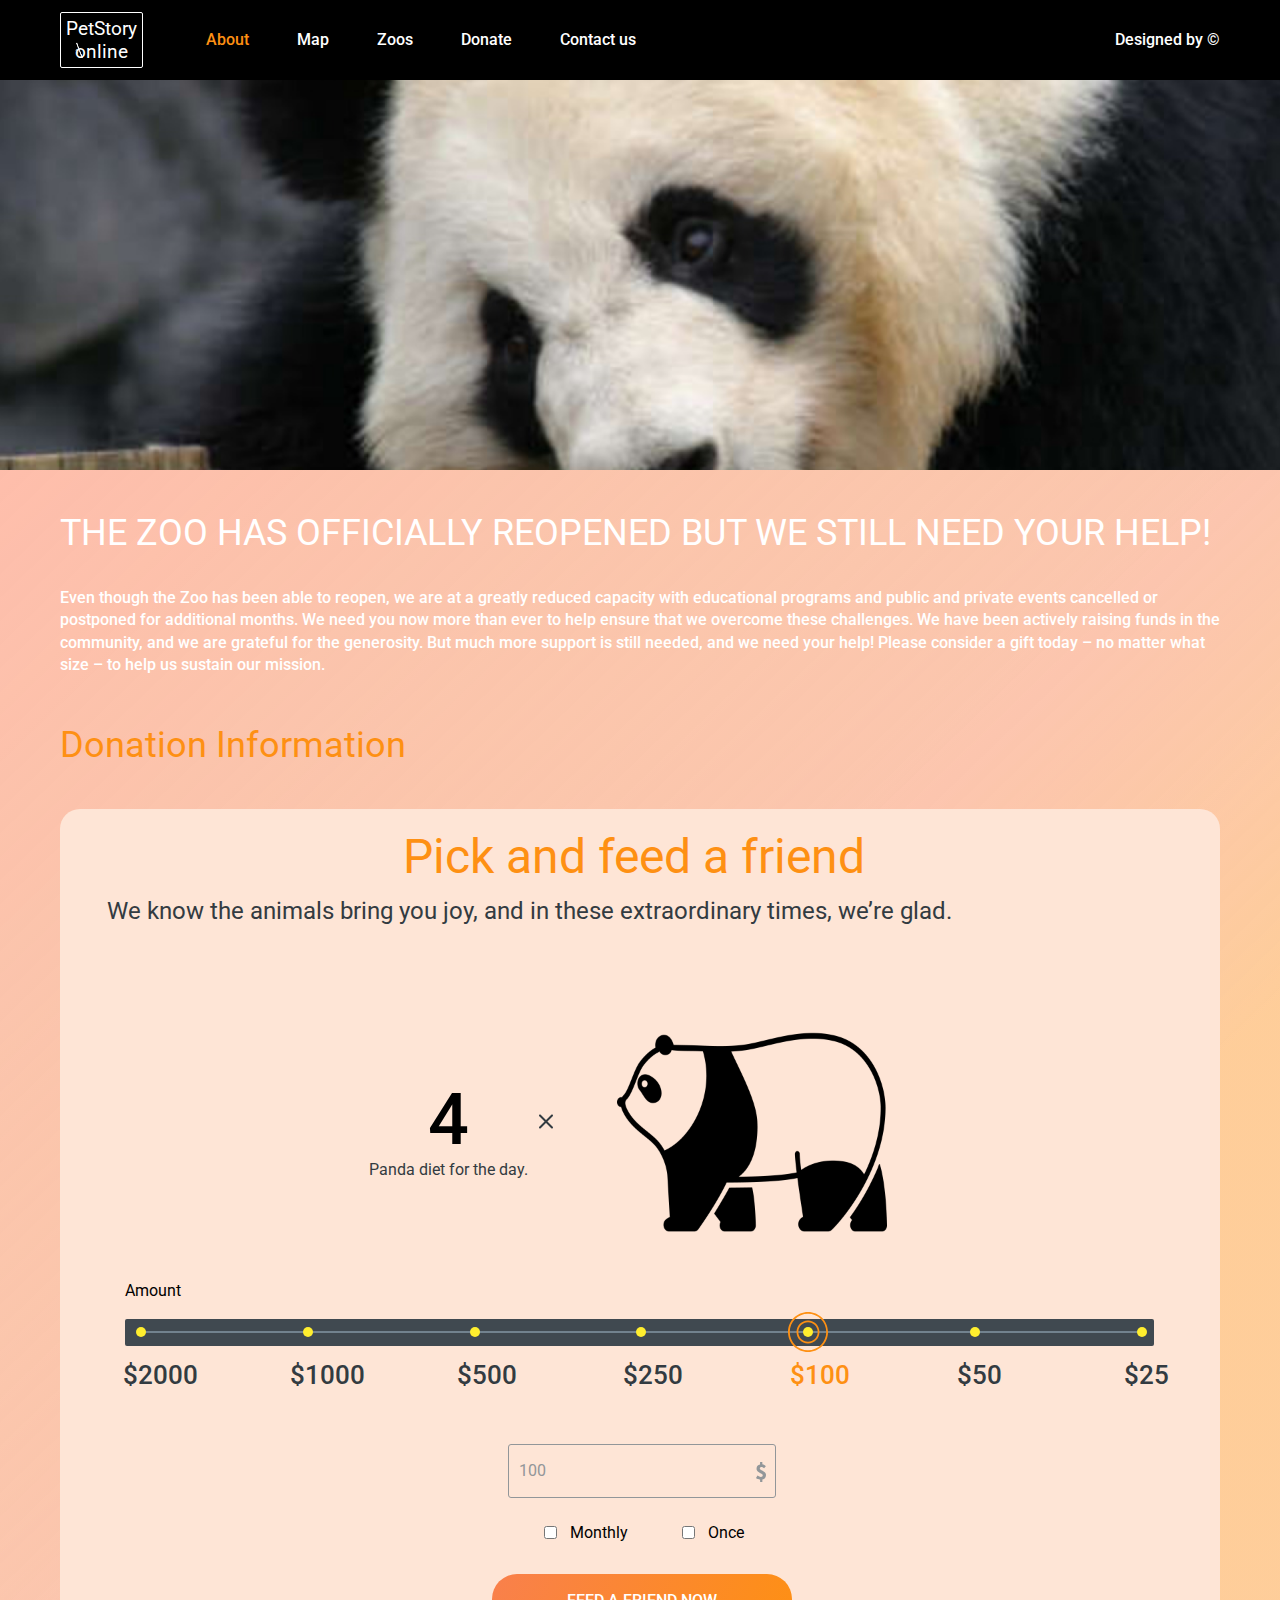
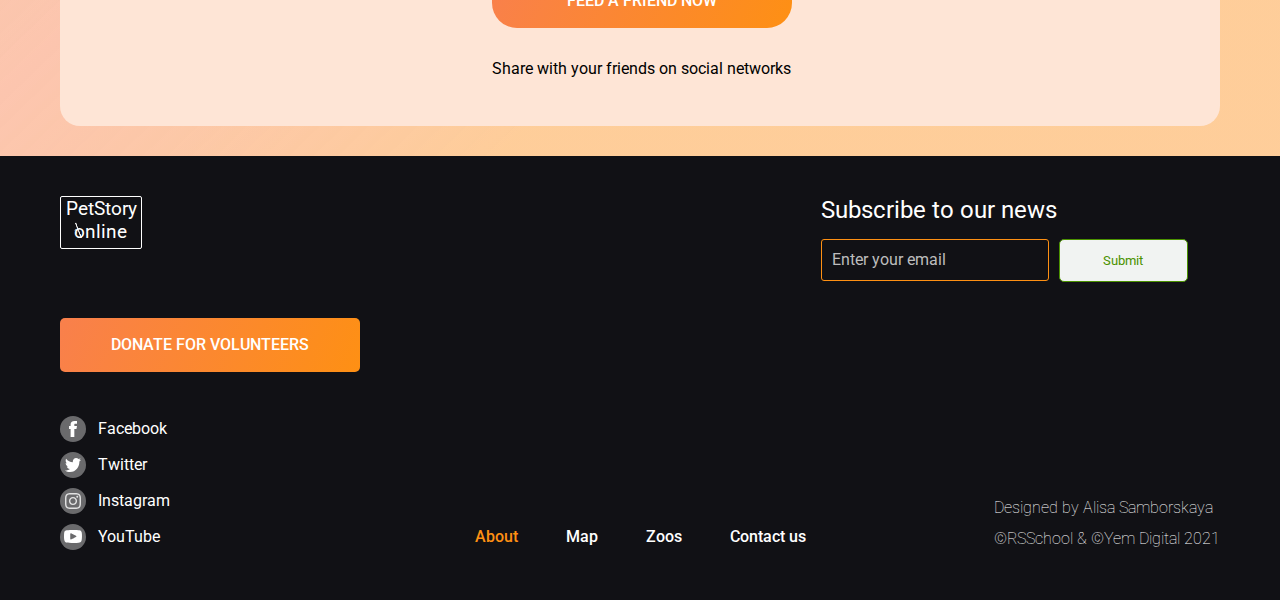
<file: online-zoo/pages/donate/index.html>
<!DOCTYPE html>
<html lang="en">

<head>
    <meta charset="UTF-8">
    <meta http-equiv="X-UA-Compatible" content="IE=edge">
    <meta name="viewport" content="width=device-width, initial-scale=1.0">
    <title>Document</title>
    <link rel="preconnect" href="https://fonts.googleapis.com">
    <link rel="preconnect" href="https://fonts.gstatic.com" crossorigin>
    <link href="https://fonts.googleapis.com/css2?family=Roboto:wght@100;400;500;700;900&display=swap" rel="stylesheet">
    <link href="style.css" rel="stylesheet">
</head>

<body>
    <header>
        <div class="header-wrapper">
            <a href="" class="header-logo">
                <img class="header-logo-img" src="../../assets/images/bamboo.png" alt="bamboo" />
                <h1 class="header-logo-text">PetStory<br />online</h1>
            </a>
            <div class="nav-wrapper">
                <div class="nav">
                    <a class="link link-first">About</a>
                    <a class="link" href="">Map</a>
                    <a class="link" href="">Zoos</a>
                    <a class="link" href="./pages/donate/index.html">Donate</a>
                    <a class="link" href="">Contact us</a>
                </div>
                <div><a class="link"
                        href="https://www.figma.com/file/ypzT9idgAILaSRVRmDAJxn/online-zoo-3-weeks?node-id=0%3A1">Designed
                        by ©</a></div>
            </div>
            <div class="header-menu">
                <span class="header-menu-line line1"></span>
                <span class="header-menu-line line2"></span>
                <span class="header-menu-line line3"></span>
            </div>
            <div class="shadow">
                <div class="nav-burger">
                    <div class="nav-burger-text">
                        <a href="" class="burger-header-logo">
                            <img class="burger-header-logo-img" src="../../assets/icons/bamboo.png" alt="bamboo" />
                            <h1 class="burger-header-logo-text">PetStory<br />online</h1>
                        </a>
                        <a class="link-burger" href="#">About</a>
                        <a class="link-burger" href="">Map</a>
                        <a class="link-burger" href="">Zoos</a>
                        <a class="link-burger"
                            href="./pages/donate/index.html">Donate</a>
                        <a class="link-burger" href="">Contact us</a>
                        <a class="link-burger" href="">Designed by ©</a>
                    </div>
                    <!-- <img class="nav-burger-logo" src="../online-zoo/assets/icons/x.svg" alt="x" /> -->
                </div>
            </div>
        </div>
    </header>
    <section class="home">
    </section>
    <section class="guide-wrapper">
        <div class="guide">
            <h1 class="guide-title">THE ZOO HAS OFFICIALLY REOPENED BUT WE STILL NEED YOUR HELP!</h1>
            <p class="guide-description">Even though the Zoo has been able to reopen, we are at a greatly reduced
                capacity with educational programs and public and private events cancelled or postponed for
                additional
                months. We need you now more than ever to help ensure that we overcome these challenges. We have
                been
                actively raising funds in the community, and we are grateful for the generosity. But much more
                support
                is still needed, and we need your help! Please consider a gift today – no matter what size – to help
                us
                sustain our mission.</p>
            <h2 class="guide-subtitle">Donation Information</h2>
            <div class="guide-content">
                <h1 class="guide-content-title">Pick and feed a friend</h1>
                <p class="guide-content-description">We know the animals bring you joy, and in these extraordinary
                    times, we’re glad.</p>
                <div class="guide-content-fact">
                    <div class="guide-img-left">
                        <p class="guide-number">4</p>
                        <p class="guide-content-text">Panda diet for the day.</p>
                    </div>
                    <img class="guide-symbol" src="../../assets/icons/x_icon.svg" alt="icon_x" />
                    <img class="guide-img" src="../../assets/images/panda_widget1.png" alt="panda" />
                </div>
                <div class="guide-content-scale">
                    <p class="guide-content-scale-text">Amount</p>
                    <div class="scale-container">
                        <div class="scale-item">
                            <svg class="circle-wrapper" width="40" height="40" viewBox="0 0 40 40" fill="none"
                                xmlns="http://www.w3.org/2000/svg">
                                <path fill-rule="evenodd" clip-rule="evenodd"
                                    d="M31.4774 19.9999C31.4774 26.3438 26.3443 31.4769 20.0004 31.4769C13.6566 31.4769 8.52344 26.3438 8.52344 19.9999C8.52344 13.6561 13.6566 8.52295 20.0004 8.52295C26.3443 8.52295 31.4774 13.6561 31.4774 19.9999ZM20.0004 10.3147C25.3757 10.3147 29.7341 14.6246 29.7341 19.9999C29.7341 25.3752 25.3757 29.7336 20.0004 29.7336C14.6251 29.7336 10.3152 25.3752 10.3152 19.9999C10.3152 14.6246 14.6251 10.3147 20.0004 10.3147Z"
                                    fill="#FE9013" />
                                <path fill-rule="evenodd" clip-rule="evenodd"
                                    d="M20 0C31.0412 0 40 8.95884 40 20C40 31.0412 31.0412 40 20 40C8.95884 40 0 31.0412 0 20C0 8.95884 8.95884 0 20 0ZM20 1.79177C30.0726 1.79177 38.2567 9.92736 38.2567 20C38.2567 30.0726 30.0726 38.2567 20 38.2567C9.92736 38.2567 1.79177 30.0726 1.79177 20C1.79177 9.92736 9.92736 1.79177 20 1.79177Z"
                                    fill="#FE9013" />
                            </svg>
                            <div class="scale-circle"></div>
                            <p class="scale-number">$5000</p>
                        </div>

                        <div class="scale-item">
                            <svg class="circle-wrapper" width="40" height="40" viewBox="0 0 40 40" fill="none"
                                xmlns="http://www.w3.org/2000/svg">
                                <path fill-rule="evenodd" clip-rule="evenodd"
                                    d="M31.4774 19.9999C31.4774 26.3438 26.3443 31.4769 20.0004 31.4769C13.6566 31.4769 8.52344 26.3438 8.52344 19.9999C8.52344 13.6561 13.6566 8.52295 20.0004 8.52295C26.3443 8.52295 31.4774 13.6561 31.4774 19.9999ZM20.0004 10.3147C25.3757 10.3147 29.7341 14.6246 29.7341 19.9999C29.7341 25.3752 25.3757 29.7336 20.0004 29.7336C14.6251 29.7336 10.3152 25.3752 10.3152 19.9999C10.3152 14.6246 14.6251 10.3147 20.0004 10.3147Z"
                                    fill="#FE9013" />
                                <path fill-rule="evenodd" clip-rule="evenodd"
                                    d="M20 0C31.0412 0 40 8.95884 40 20C40 31.0412 31.0412 40 20 40C8.95884 40 0 31.0412 0 20C0 8.95884 8.95884 0 20 0ZM20 1.79177C30.0726 1.79177 38.2567 9.92736 38.2567 20C38.2567 30.0726 30.0726 38.2567 20 38.2567C9.92736 38.2567 1.79177 30.0726 1.79177 20C1.79177 9.92736 9.92736 1.79177 20 1.79177Z"
                                    fill="#FE9013" />
                            </svg>
                            <div class="scale-circle"></div>
                            <p class="scale-number">$2000</p>
                        </div>

                        <div class="scale-item ">
                            <svg class="circle-wrapper" width="40" height="40" viewBox="0 0 40 40" fill="none"
                                xmlns="http://www.w3.org/2000/svg">
                                <path fill-rule="evenodd" clip-rule="evenodd"
                                    d="M31.4774 19.9999C31.4774 26.3438 26.3443 31.4769 20.0004 31.4769C13.6566 31.4769 8.52344 26.3438 8.52344 19.9999C8.52344 13.6561 13.6566 8.52295 20.0004 8.52295C26.3443 8.52295 31.4774 13.6561 31.4774 19.9999ZM20.0004 10.3147C25.3757 10.3147 29.7341 14.6246 29.7341 19.9999C29.7341 25.3752 25.3757 29.7336 20.0004 29.7336C14.6251 29.7336 10.3152 25.3752 10.3152 19.9999C10.3152 14.6246 14.6251 10.3147 20.0004 10.3147Z"
                                    fill="#FE9013" />
                                <path fill-rule="evenodd" clip-rule="evenodd"
                                    d="M20 0C31.0412 0 40 8.95884 40 20C40 31.0412 31.0412 40 20 40C8.95884 40 0 31.0412 0 20C0 8.95884 8.95884 0 20 0ZM20 1.79177C30.0726 1.79177 38.2567 9.92736 38.2567 20C38.2567 30.0726 30.0726 38.2567 20 38.2567C9.92736 38.2567 1.79177 30.0726 1.79177 20C1.79177 9.92736 9.92736 1.79177 20 1.79177Z"
                                    fill="#FE9013" />
                            </svg>
                            <div class="scale-circle"></div>
                            <p class="scale-number">$1000</p>
                        </div>


                        <div class="scale-item">
                            <svg class="circle-wrapper" width="40" height="40" viewBox="0 0 40 40" fill="none"
                                xmlns="http://www.w3.org/2000/svg">
                                <path fill-rule="evenodd" clip-rule="evenodd"
                                    d="M31.4774 19.9999C31.4774 26.3438 26.3443 31.4769 20.0004 31.4769C13.6566 31.4769 8.52344 26.3438 8.52344 19.9999C8.52344 13.6561 13.6566 8.52295 20.0004 8.52295C26.3443 8.52295 31.4774 13.6561 31.4774 19.9999ZM20.0004 10.3147C25.3757 10.3147 29.7341 14.6246 29.7341 19.9999C29.7341 25.3752 25.3757 29.7336 20.0004 29.7336C14.6251 29.7336 10.3152 25.3752 10.3152 19.9999C10.3152 14.6246 14.6251 10.3147 20.0004 10.3147Z"
                                    fill="#FE9013" />
                                <path fill-rule="evenodd" clip-rule="evenodd"
                                    d="M20 0C31.0412 0 40 8.95884 40 20C40 31.0412 31.0412 40 20 40C8.95884 40 0 31.0412 0 20C0 8.95884 8.95884 0 20 0ZM20 1.79177C30.0726 1.79177 38.2567 9.92736 38.2567 20C38.2567 30.0726 30.0726 38.2567 20 38.2567C9.92736 38.2567 1.79177 30.0726 1.79177 20C1.79177 9.92736 9.92736 1.79177 20 1.79177Z"
                                    fill="#FE9013" />
                            </svg>
                            <div class="scale-circle"></div>
                            <p class="scale-number">$500</p>
                        </div>

                        <div class="scale-item">
                            <svg class="circle-wrapper" width="40" height="40" viewBox="0 0 40 40" fill="none"
                                xmlns="http://www.w3.org/2000/svg">
                                <path fill-rule="evenodd" clip-rule="evenodd"
                                    d="M31.4774 19.9999C31.4774 26.3438 26.3443 31.4769 20.0004 31.4769C13.6566 31.4769 8.52344 26.3438 8.52344 19.9999C8.52344 13.6561 13.6566 8.52295 20.0004 8.52295C26.3443 8.52295 31.4774 13.6561 31.4774 19.9999ZM20.0004 10.3147C25.3757 10.3147 29.7341 14.6246 29.7341 19.9999C29.7341 25.3752 25.3757 29.7336 20.0004 29.7336C14.6251 29.7336 10.3152 25.3752 10.3152 19.9999C10.3152 14.6246 14.6251 10.3147 20.0004 10.3147Z"
                                    fill="#FE9013" />
                                <path fill-rule="evenodd" clip-rule="evenodd"
                                    d="M20 0C31.0412 0 40 8.95884 40 20C40 31.0412 31.0412 40 20 40C8.95884 40 0 31.0412 0 20C0 8.95884 8.95884 0 20 0ZM20 1.79177C30.0726 1.79177 38.2567 9.92736 38.2567 20C38.2567 30.0726 30.0726 38.2567 20 38.2567C9.92736 38.2567 1.79177 30.0726 1.79177 20C1.79177 9.92736 9.92736 1.79177 20 1.79177Z"
                                    fill="#FE9013" />
                            </svg>
                            <div class="scale-circle"></div>
                            <p class="scale-number">$250</p>
                        </div>

                        <div class="scale-item scale-item--active">
                            <svg class="circle-wrapper" width="40" height="40" viewBox="0 0 40 40" fill="none"
                                xmlns="http://www.w3.org/2000/svg">
                                <path fill-rule="evenodd" clip-rule="evenodd"
                                    d="M31.4774 19.9999C31.4774 26.3438 26.3443 31.4769 20.0004 31.4769C13.6566 31.4769 8.52344 26.3438 8.52344 19.9999C8.52344 13.6561 13.6566 8.52295 20.0004 8.52295C26.3443 8.52295 31.4774 13.6561 31.4774 19.9999ZM20.0004 10.3147C25.3757 10.3147 29.7341 14.6246 29.7341 19.9999C29.7341 25.3752 25.3757 29.7336 20.0004 29.7336C14.6251 29.7336 10.3152 25.3752 10.3152 19.9999C10.3152 14.6246 14.6251 10.3147 20.0004 10.3147Z"
                                    fill="#FE9013" />
                                <path fill-rule="evenodd" clip-rule="evenodd"
                                    d="M20 0C31.0412 0 40 8.95884 40 20C40 31.0412 31.0412 40 20 40C8.95884 40 0 31.0412 0 20C0 8.95884 8.95884 0 20 0ZM20 1.79177C30.0726 1.79177 38.2567 9.92736 38.2567 20C38.2567 30.0726 30.0726 38.2567 20 38.2567C9.92736 38.2567 1.79177 30.0726 1.79177 20C1.79177 9.92736 9.92736 1.79177 20 1.79177Z"
                                    fill="#FE9013" />
                            </svg>
                            <div class="scale-circle"></div>
                            <p class="scale-number ">$100</p>
                        </div>

                        <div class="scale-item">
                            <svg class="circle-wrapper" width="40" height="40" viewBox="0 0 40 40" fill="none"
                                xmlns="http://www.w3.org/2000/svg">
                                <path fill-rule="evenodd" clip-rule="evenodd"
                                    d="M31.4774 19.9999C31.4774 26.3438 26.3443 31.4769 20.0004 31.4769C13.6566 31.4769 8.52344 26.3438 8.52344 19.9999C8.52344 13.6561 13.6566 8.52295 20.0004 8.52295C26.3443 8.52295 31.4774 13.6561 31.4774 19.9999ZM20.0004 10.3147C25.3757 10.3147 29.7341 14.6246 29.7341 19.9999C29.7341 25.3752 25.3757 29.7336 20.0004 29.7336C14.6251 29.7336 10.3152 25.3752 10.3152 19.9999C10.3152 14.6246 14.6251 10.3147 20.0004 10.3147Z"
                                    fill="#FE9013" />
                                <path fill-rule="evenodd" clip-rule="evenodd"
                                    d="M20 0C31.0412 0 40 8.95884 40 20C40 31.0412 31.0412 40 20 40C8.95884 40 0 31.0412 0 20C0 8.95884 8.95884 0 20 0ZM20 1.79177C30.0726 1.79177 38.2567 9.92736 38.2567 20C38.2567 30.0726 30.0726 38.2567 20 38.2567C9.92736 38.2567 1.79177 30.0726 1.79177 20C1.79177 9.92736 9.92736 1.79177 20 1.79177Z"
                                    fill="#FE9013" />
                            </svg>
                            <div class="scale-circle"></div>
                            <p class="scale-number">$50</p>
                        </div>

                        <div class="scale-item">
                            <svg class="circle-wrapper" width="40" height="40" viewBox="0 0 40 40" fill="none"
                                xmlns="http://www.w3.org/2000/svg">
                                <path fill-rule="evenodd" clip-rule="evenodd"
                                    d="M31.4774 19.9999C31.4774 26.3438 26.3443 31.4769 20.0004 31.4769C13.6566 31.4769 8.52344 26.3438 8.52344 19.9999C8.52344 13.6561 13.6566 8.52295 20.0004 8.52295C26.3443 8.52295 31.4774 13.6561 31.4774 19.9999ZM20.0004 10.3147C25.3757 10.3147 29.7341 14.6246 29.7341 19.9999C29.7341 25.3752 25.3757 29.7336 20.0004 29.7336C14.6251 29.7336 10.3152 25.3752 10.3152 19.9999C10.3152 14.6246 14.6251 10.3147 20.0004 10.3147Z"
                                    fill="#FE9013" />
                                <path fill-rule="evenodd" clip-rule="evenodd"
                                    d="M20 0C31.0412 0 40 8.95884 40 20C40 31.0412 31.0412 40 20 40C8.95884 40 0 31.0412 0 20C0 8.95884 8.95884 0 20 0ZM20 1.79177C30.0726 1.79177 38.2567 9.92736 38.2567 20C38.2567 30.0726 30.0726 38.2567 20 38.2567C9.92736 38.2567 1.79177 30.0726 1.79177 20C1.79177 9.92736 9.92736 1.79177 20 1.79177Z"
                                    fill="#FE9013" />
                            </svg>
                            <div class="scale-circle"></div>
                            <p class="scale-number">$25</p>
                        </div>

                    </div>
                    <div class="line-container">
                        <div class="line"> </div>
                    </div>
                </div>
                <div class="donation">
                    <form>
                        <div class="donation-input-wrapper">
                            <input class="donation-input" type="number" min="1" maxlength="4" placeholder="Another amount">
                            <svg class="donation-currency" width="10" height="20" viewBox="0 0 10 20" fill="none"
                                xmlns="http://www.w3.org/2000/svg">
                                <path
                                    d="M8.07792 6.25974C7.66234 5.87013 7.24675 5.58442 6.85714 5.37662C6.46753 5.19481 6.02597 5.09091 5.53247 5.09091C4.96104 5.09091 4.54545 5.22078 4.25974 5.45455C3.97403 5.68831 3.81818 6.07792 3.81818 6.5974C3.81818 6.96104 3.97403 7.2987 4.28571 7.53247C4.5974 7.79221 4.96104 8.02597 5.42857 8.25974C5.8961 8.49351 6.38961 8.72727 6.90909 8.98701C7.42857 9.24675 7.92208 9.53247 8.38961 9.8961C8.85714 10.2597 9.22078 10.6753 9.53247 11.1948C9.84416 11.7143 10 12.3377 10 13.0649C10 14.1818 9.68831 15.1429 9.09091 15.9481C8.49351 16.7532 7.55844 17.2727 6.36364 17.5584V20H4.1039V17.6623C3.42857 17.5844 2.7013 17.4026 1.94805 17.0909C1.19481 16.7792 0.545455 16.3896 0 15.8961L1.50649 13.5844C2.1039 14.026 2.67532 14.3636 3.19481 14.5974C3.74026 14.8312 4.28571 14.9351 4.83117 14.9351C5.48052 14.9351 5.97403 14.8052 6.25974 14.5455C6.57143 14.2857 6.72727 13.8701 6.72727 13.3247C6.72727 12.9091 6.57143 12.5714 6.25974 12.2857C5.94805 12 5.58442 11.7403 5.11688 11.4805C4.64935 11.2208 4.15584 10.961 3.63636 10.7013C3.11688 10.4416 2.62338 10.1299 2.15584 9.76623C1.68831 9.4026 1.32468 8.98701 1.01299 8.49351C0.701299 8 0.545455 7.42857 0.545455 6.72727C0.545455 5.58442 0.857143 4.62338 1.48052 3.87013C2.1039 3.11688 2.98701 2.62338 4.07792 2.41558V0H6.33766V2.36364C7.09091 2.46753 7.74026 2.7013 8.31169 3.03896C8.88312 3.37662 9.37662 3.79221 9.84416 4.28571L8.07792 6.25974Z"
                                    fill="#929699" />
                            </svg>
                        </div>
                    </form>
                    <div class="donation-choice-wrapper">
                        <div class="donation-choice">
                            <input type="checkbox" />
                            <p class="donation-choice-text">Monthly</p>
                        </div>
                        <div class="donation-choice">
                            <input type="checkbox" />
                            <p class="donation-choice-text">Once</p>
                        </div>
                    </div>
                    <button class="donation-button">Feed a friend now</button>
                    <p class="donation-text">Share with your friends on social networks </p>
                </div>
            </div>
    </section>
    <footer>
        <div class="footer-wrapper">
            <div class="footer-top">
                <a href="" class="footer-logo">
                    <img class="footer-logo-img" src="../../assets/images/bamboo.png" alt="bamboo" />
                    <h1 class="footer-logo-text">PetStory online</h1>
                </a>
                <div class="footer-top-right">
                    <h2 class="footer-top-text">Subscribe to our news</h2>
                    <form>
                        <input class="submit-window" type="email" placeholder="Enter your email">
                        <button class="button-submit" type="submit">Submit</button>
                    </form>
                </div>
            </div>
            <a class="footer-button" href="./pages/donate/index.html">donate for volunteers</a>
            <div class="footer-bottom">
                <div class="socials">
                    <a class="social" href="https://www.facebook.com/">
                        <svg class="social-img" width="26" height="26" viewBox="0 0 26 26" fill="none"
                            xmlns="http://www.w3.org/2000/svg">
                            <circle cx="13" cy="13" r="13" fill="#C4C4C4" fill-opacity="0.5" />
                            <path fill-rule="evenodd" clip-rule="evenodd"
                                d="M17 7.75008H15.4C14.2983 7.75008 14.3334 8.14316 14.3334 8.8619V9.99991H17L16.4666 13H14.3334V21H10.6V13H9V9.99991H10.6V8.58692C10.6 6.33782 11.7974 5 14.6268 5H17V7.75008Z"
                                fill="white" />
                        </svg>
                        <p class="social-text">Facebook</p>
                    </a>
                    <a class="social" href="https://twitter.com/home">
                        <svg class="social-img" width="26" height="26" viewBox="0 0 26 26" fill="none"
                            xmlns="http://www.w3.org/2000/svg">
                            <circle cx="13" cy="13" r="13" fill="#C4C4C4" fill-opacity="0.5" />
                            <path fill-rule="evenodd" clip-rule="evenodd"
                                d="M21 7.65713C20.4114 7.93821 19.7787 8.12837 19.1147 8.21377C19.7923 7.77623 20.313 7.08372 20.5579 6.25827C19.9237 6.6633 19.2211 6.95752 18.4734 7.11604C17.8747 6.42906 17.0216 6 16.0774 6C14.2646 6 12.7949 7.58227 12.7949 9.53414C12.7949 9.81108 12.8238 10.0809 12.8798 10.3397C10.1517 10.1923 7.73296 8.7851 6.11392 6.6467C5.83136 7.16877 5.66944 7.77589 5.66944 8.42363C5.66944 9.64979 6.24896 10.7316 7.12976 11.3655C6.59168 11.347 6.08544 11.1882 5.64304 10.9235C5.64272 10.938 5.64272 10.9529 5.64272 10.9677C5.64272 12.6802 6.77424 14.1086 8.27584 14.4334C8.00048 14.5142 7.7104 14.5576 7.41104 14.5576C7.19952 14.5576 6.99392 14.5353 6.79344 14.4939C7.2112 15.898 8.42336 16.92 9.85984 16.9485C8.73648 17.8964 7.32096 18.4615 5.78304 18.4615C5.51808 18.4615 5.2568 18.4447 5 18.412C6.45264 19.4148 8.17824 20 10.0318 20C16.0698 20 19.3715 14.6144 19.3715 9.94401C19.3715 9.79068 19.3683 9.63821 19.3621 9.4866C20.0035 8.98839 20.56 8.36589 21 7.65713"
                                fill="white" />
                        </svg>
                        <p class="social-text">Twitter</p>
                    </a>
                    <a class="social" href="https://www.instagram.com/">
                        <svg class="social-img" width="26" height="26" viewBox="0 0 26 26" fill="none"
                            xmlns="http://www.w3.org/2000/svg">
                            <path fill-rule="evenodd" clip-rule="evenodd"
                                d="M9.70172 5.04829C8.8501 5.087 8.26863 5.22215 7.75974 5.42002C7.23357 5.62431 6.78768 5.89803 6.34294 6.34276C5.89791 6.78749 5.62447 7.23351 5.42017 7.75967C5.2223 8.26869 5.08701 8.85014 5.04829 9.7016C5.00929 10.5549 5 10.8272 5 13C5 15.1728 5.00929 15.4449 5.04829 16.2984C5.08701 17.1499 5.2223 17.7313 5.42017 18.24C5.62447 18.7662 5.89791 19.2125 6.34294 19.6571C6.78768 20.102 7.23357 20.3754 7.75974 20.58C8.26863 20.7779 8.8501 20.913 9.70172 20.9517C10.5551 20.9907 10.8274 21 13.0001 21C15.1729 21 15.4452 20.9907 16.2986 20.9517C17.15 20.913 17.7315 20.7779 18.2407 20.58C18.7664 20.3754 19.2127 20.102 19.6575 19.6571C20.1022 19.2125 20.3755 18.7662 20.5801 18.24C20.7778 17.7313 20.9133 17.1499 20.952 16.2984C20.991 15.4449 21 15.1728 21 13C21 10.8272 20.991 10.5549 20.952 9.7016C20.9133 8.85014 20.7778 8.26869 20.5801 7.75967C20.3755 7.23351 20.1022 6.78749 19.6575 6.34276C19.2127 5.89803 18.7664 5.62431 18.2407 5.42002C17.7315 5.22215 17.15 5.087 16.2986 5.04829C15.4452 5.00943 15.1729 5 13.0001 5C10.8274 5 10.5551 5.00943 9.70172 5.04829ZM9.76747 19.5116C8.98742 19.4761 8.56382 19.3461 8.28209 19.2364C7.9085 19.091 7.6422 18.9177 7.36218 18.6378C7.08216 18.358 6.90886 18.0915 6.76357 17.7181C6.65399 17.4362 6.52384 17.0126 6.48812 16.2326C6.44969 15.389 6.44141 15.1359 6.44141 12.9999C6.44141 10.8637 6.44969 10.6108 6.48812 9.76709C6.52384 8.9872 6.65399 8.56362 6.76357 8.28175C6.90886 7.90831 7.08216 7.64173 7.36218 7.36186C7.6422 7.08199 7.9085 6.90841 8.28209 6.76355C8.56382 6.65398 8.98742 6.52369 9.76747 6.48797C10.611 6.44954 10.8641 6.4414 13.0001 6.4414C15.1361 6.4414 15.3891 6.44954 16.233 6.48797C17.0128 6.52369 17.4364 6.65398 17.7184 6.76355C18.0918 6.90841 18.3583 7.08199 18.6382 7.36186C18.9182 7.64173 19.0913 7.90831 19.2366 8.28175C19.3462 8.56362 19.4765 8.9872 19.5122 9.76709C19.5507 10.6108 19.5585 10.8637 19.5585 12.9999C19.5585 15.1359 19.5507 15.389 19.5122 16.2326C19.4765 17.0126 19.3462 17.4362 19.2366 17.7181C19.0913 18.0915 18.9182 18.358 18.6382 18.6378C18.3583 18.9177 18.0918 19.091 17.7184 19.2364C17.4364 19.3461 17.0128 19.4761 16.233 19.5116C15.3894 19.5503 15.1364 19.5583 13.0001 19.5583C10.8641 19.5583 10.611 19.5503 9.76747 19.5116ZM16.3105 8.72943C16.3105 9.25945 16.7403 9.68947 17.2706 9.68947C17.8008 9.68947 18.2305 9.25945 18.2305 8.72943C18.2305 8.19913 17.8008 7.76954 17.2706 7.76954C16.7403 7.76954 16.3105 8.19913 16.3105 8.72943ZM8.8916 13.0002C8.8916 15.2691 10.731 17.1082 12.9999 17.1082C15.2689 17.1082 17.108 15.2691 17.108 13.0002C17.108 10.7312 15.2689 8.89203 12.9999 8.89203C10.731 8.89203 8.8916 10.7312 8.8916 13.0002ZM10.334 13.0001C10.334 11.5273 11.5278 10.3334 13.0006 10.3334C14.4734 10.3334 15.6673 11.5273 15.6673 13.0001C15.6673 14.473 14.4734 15.6668 13.0006 15.6668C11.5278 15.6668 10.334 14.473 10.334 13.0001Z"
                                fill="white" />
                            <circle cx="13" cy="13" r="13" fill="#C4C4C4" fill-opacity="0.5" />
                        </svg>
                        <p class="social-text">Instagram</p>
                    </a>
                    <a class="social" href="https://www.youtube.com/">
                        <svg class="social-img" width="26" height="26" viewBox="0 0 26 26" fill="none"
                            xmlns="http://www.w3.org/2000/svg">
                            <circle cx="13" cy="13" r="13" fill="#C4C4C4" fill-opacity="0.5" />
                            <path fill-rule="evenodd" clip-rule="evenodd"
                                d="M16.0062 11.7728L11.4938 9.51719C11.4938 9.51719 10.2404 8.94726 10.2404 10.0186V15.031C10.2404 15.031 10.2636 15.7955 11.4938 15.2815C12.3498 14.9237 16.0062 13.0258 16.0062 13.0258C16.0062 13.0258 16.9391 12.4282 16.0062 11.7728ZM21.5213 16.7852C20.9624 18.3749 19.7669 18.5797 18.7637 18.7901C17.2852 19.1002 7.77237 19.0612 6.22922 18.5394C5.26706 18.2141 4.67503 18.0741 4.22386 15.7827C3.93499 14.3165 3.91592 10.003 4.22386 8.51494C4.52204 7.07408 5.27096 6.39753 6.73067 6.25928C10.6515 5.88785 17.205 5.94029 19.265 6.25928C21.1748 6.55486 21.5739 7.69385 21.772 8.76545C22.0927 10.5004 22.1304 15.0524 21.5213 16.7852Z"
                                fill="white" />
                        </svg>
                        <p class="social-text">YouTube</p>
                    </a>
                </div>
                <div class="signature">
                    <p class="signature-text">Designed by Alisa Samborskaya</p>
                    <p class="signature-text">©RSSchool & ©Yem Digital 2021</p>
                </div>
            </div>
            <div class="footer-nav">
                <a class="link-footer link-footer-nav" href="/">About</a>
                <a class="link-footer" href="">Map</a>
                <a class="link-footer" href="">Zoos</a>
                <a class="link-footer" href="">Contact us</a>
            </div>
        </div>
    </footer>
    <script src="../donate/script.js"></script>
</body>
</html>
</file>
<file: online-zoo/pages/donate/style.css>
* {
    font-family: "Roboto", sans-serif;
    font-style: normal;
}

body {
    margin: 0;
}

header {
    position: relative;
    z-index: 1;
    background-color: #000;
    display: flex;
    align-items: center;
    justify-content: center;
}

.header-wrapper {
    display: flex;
    color: #FFF;
    height: 80px;
    width: 1160px;
    align-items: center;
    justify-content: flex-start;
    font-weight: 400;
}

.nav-wrapper {
    display: flex;
    flex: 1;
    justify-content: space-between;

}

.nav-burger {
    display: none;
}

.nav {
    display: flex;
}

.link {
    display: block;
    margin-left: 58px;
    color: #FFF;
    text-decoration: none;
    font-weight: 500;
    transition: color 0.3s ease;
}

.link:hover {
    color: #FE9013;
    transition: color 0.3s ease;
}

.link-first {
    margin-left: 63px;
    color: #FE9013;
}

.header-logo {
    border: 1px solid;
    border-color: #FFF;
    border-radius: 2px;
    padding: 3.55px 4.75px 3.55px 4.75px;
    position: relative;
    text-align: center;
    text-decoration: none;
    transition: border-color .3s ease;
}

.header-logo:hover {
    border-color: #FE9013;
    transition: border-color .3s ease;
}

.header-logo:hover .header-logo-text {
    color: #FE9013;
    transition: color .3s ease;
}

.header-logo-text {
    font-size: 19px;
    margin: 0;
    font-weight: 400;
    color: #FFF;
    transition: color .3s ease;
}

.header-logo-img {
    position: absolute;
    left: 14px;
    bottom: 9px;
    width: 8px;
    height: 16px;
}

.home {
    background-image: url(../../assets/images/giantpanda.png);
    background-position: center;
    background-size: cover;
    height: 388px;
}

.guide-wrapper {
    padding: 0 30px;
    display: flex;
    justify-content: center;
    background: linear-gradient(316deg, rgba(254, 210, 144, 0.7) 30%, #FEBDAB 101%, rgba(254, 210, 144, 0.7) 106%), linear-gradient(316deg, rgba(254, 189, 171, 0.74) 30%, rgba(243, 169, 248, 0.66) 51%, #E0D8F0 81%, #EAF7FE 128%, #EAF7FE 150%), linear-gradient(316deg, rgba(254, 189, 171, 0.74) 30%, rgba(243, 169, 248, 0.66) 51%, #E0D8F0 81%, #EAF7FE 128%, #EAF7FE 150%);
}

.guide {
    width: 1160px;
    padding-top: 40px;
    padding-bottom: 180px;
}

.guide-title {
    color: #FFFFFF;
    font-weight: 400;
    font-size: 36px;
    line-height: 1.3;
    margin: 0;
}

.guide-description {
    color: #FFFFFF;
    font-weight: 500;
    font-size: 16px;
    line-height: 1.4;
    margin: 0;
    margin-top: 10px;
}

.guide-subtitle {
    color: #FE9013;
    font-weight: 400;
    font-size: 36px;
    line-height: 1.3;
    margin: 0;
    margin-top: 46px;
}

.guide-content {
    background: #fee5d6;
    display: flex;
    flex-direction: column;
    align-items: center;
    margin-top: 57px;
    padding: 40px 92px 64px;
    border-radius: 20px;
}

.guide-content-title {
    color: #FE9013;
    font-weight: 400;
    font-size: 48px;
    line-height: 1.2;
    margin: 0;
}

.guide-content-description {
    color: #333B41;
    font-weight: 400;
    font-size: 24px;
    line-height: 1.2;
    text-align: left;
    margin: 0;
    margin-top: 20px;
    width: 100%;
}

.guide-content-fact {
    display: flex;
    align-items: stretch;
    margin-top: 60px;
    margin-left: -13px;

}

.guide-img-left {
    display: flex;
    flex-direction: column;
    align-items: center;
    justify-content: center;
    padding-top: 55px;
}

.guide-number {
    margin: 0;
    font-weight: 500;
    font-size: 72px;
    line-height: 0.8;
    color: #000;
}

.guide-symbol {
    width: 14px;
    margin-left: 11px;
    margin-right: 64px;
    margin-bottom: -25px;
}

.guide-content-text {
    margin: 0;
    margin-top: 11px;
    font-weight: 400;
    font-size: 16px;
    line-height: 1.4;
    color: #333B41;
}

.guide-img {
    width: 284px;
}

.guide-content-scale {
    position: relative;
    margin-top: 47px;
    width: 100%;
}

.guide-content-scale-text {
    font-weight: 400;
    font-size: 16px;
    line-height: 1.4;
    color: #000;
    margin: 0;
    padding-left: 4px;
}

.scale-container {
    position: relative;
    display: flex;
    justify-content: space-between;
    padding: 0 26px;
    z-index: 1;
    margin-top: 26px;
}

.scale-item {
    position: relative;
    margin-bottom: 50px;
}

.scale-item--active .circle-wrapper {
    display: block;
}

.scale-item--active .scale-number {
    color: #FE9013;
}

.scale-circle {
    width: 10px;
    height: 10px;
    background: #FFEE2E;
    border-radius: 50%;
}

.circle-wrapper {
    width: 40px;
    position: absolute;
    left: -15px;
    top: -15px;
    display: none;
}

.scale-number {
    position: absolute;
    left: -29px;
    top: 30px;
    color: #333B41;
    font-weight: 500;
    font-size: 26px;
    line-height: 1.4;
    margin: 0;
}

.line-container {
    position: absolute;
    left: 0;
    top: 40px;
    display: flex;
    width: 100%;
    flex-direction: column;
    justify-content: center;
    background-color: #404950;
    height: 27px;
    border-radius: 2px;

}

.line {
    background-color: #72828E;
    height: 2px;
    margin: 0 26px;
}

.donation {
    margin-top: 56px;
    display: flex;
    flex-direction: column;
    align-items: center;
}

.donation-input-wrapper {
    position: relative;
}

.donation-input {
    -webkit-appearance: none;
    box-sizing: border-box;
    margin: 0;
    width: 268px;
    height: 54px;
    border: 1px solid #929699;
    border-radius: 3px;
    background-color: #fee5d6;
    color: #929699;
    font-weight: 400;
    font-size: 16px;
    line-height: 1.4;
    padding-left: 10px;
    padding-right: 25px;
}

.donation-currency {
    position: absolute;
    top: 18px;
    right: 10px;
}

.donation-choice-wrapper {
    display: flex;
    margin-top: 25px;
}

.donation-choice {
    display: flex;
    align-items: center;
}

.donation-choice:not(:first-child) {
    margin-left: 50px;
}

.donation-choice-text {
    margin: 0;
    margin-left: 10px;
}

.donation-button {
    background: linear-gradient(113.96deg, #F9804B 1.49%, #FE9013 101.44%);
    width: 300px;
    border-radius: 25px;
    border: 0;
    font-weight: 500;
    color: #FFFFFF;
    font-size: 16px;
    line-height: 1.4;
    text-transform: uppercase;
    padding: 16px 0;
    text-decoration: none;
    transition: color 0.3s ease;
    margin-top: 33px;
}

.donation-text {
    margin: 0;
    margin-top: 31px;
}

footer {
    background-color: #111115;
    padding-top: 40px;
    padding-bottom: 50px;
}

.footer-wrapper {
    position: relative;
    max-width: 1160px;
    margin: 0 auto;
}

.footer-top {
    display: flex;
    justify-content: space-between;
}

.footer-logo {
    position: relative;
    text-decoration: none;
    width: 82px;
}

.footer-logo-text {
    font-size: 19px;
    margin: 0;
    text-align: center;
    color: #FFF;
    font-weight: 400;
    border: 1px solid #FFF;
    border-radius: 2px;
    padding: 1px 5px 4px 5px;
    line-height: 1.2;
}

.footer-logo-img {
    position: absolute;
    left: 14px;
    top: 26px;
    width: 8px;
    height: 16px;
}

.footer-top-text {
    color: #FFF;
    font-weight: 400;
    font-size: 24px;
    line-height: 1.2;
    margin: 0;
}

.submit-window {
    width: 208px;
    height: 37px;
    padding: 0 10px;
    background-color: #111115;
    border: 1px solid #FE9013;
    border-radius: 3px;
    margin-top: 14px;
}

.submit-window::placeholder {
    color: #BDBDBD;
    font-size: 16px;
    line-height: 140%;
    font-weight: 400;
}

.button-submit {
    color: #4B9200;
    background-color: #F1F3F2;
    border: 1px solid #4B9200;
    border-radius: 5px;
    width: 129px;
    height: 42px;
    padding: 0;
    margin-left: 6px;
}

.footer-button {
    display: block;
    text-align: center;
    background: linear-gradient(114deg, #F9804B 2%, #FE9013 101%);
    width: 300px;
    padding: 16px 0;
    border-radius: 5px;
    border: 0;
    margin-top: 36px;
    font-weight: 500;
    color: #FFF;
    font-size: 16px;
    line-height: 1.4;
    text-transform: uppercase;
    text-decoration: none;
    transition: opacity 0.3s ease;
    opacity: 1;
}

.footer-button:hover {
    opacity: 0.75;
    transition: opacity 0.3s ease;
}

.footer-bottom {
    display: flex;
    justify-content: space-between;
    align-items: flex-end;
    margin-top: 44px;
}

.socials {
    z-index: 1;
}

.social {
    display: flex;
    align-items: center;
    transition: color 0.3s ease;
    text-decoration: none;
}

.social:not(:first-child) {
    margin-top: 10px;
}

.social-img circle {
    transition: fill 0.3s ease;
}

.social-text {
    color: #FFF;
    font-weight: 400;
    font-size: 16px;
    line-height: 1.4;
    margin: 0 0 0 12px;
    transition: color 0.3s ease;
}

.social:hover .social-text {
    color: #4B9200;
    transition: color 0.3s ease;
}

.social:hover .social-img circle {
    fill: #4B9200;
    transition: fill 0.3s ease;
}

.footer-nav {
    display: flex;
    justify-content: center;
    width: 100%;
    position: absolute;
    bottom: 0;
    margin: 0 auto;
}

.link-footer {
    color: #FFF;
    text-decoration: none;
    font-weight: 500;
    transition: color 0.3s ease;
}

.link-footer:not(:first-child) {
    margin-left: 58px;
}

.link-footer:hover {
    color: #FE9013;
    transition: color 0.3s ease;
}

.link-footer-nav {
    color: #FE9013;
}

.signature-text {
    color: #FFF;
    font-weight: 100;
    font-size: 16px;
    line-height: 1.3;
    margin: 0;
}

.signature-text:not(:first-child) {
    margin-top: 10px;
}





































@media screen and (max-width: 1599px) {
    header {
        padding-left: 30px;
        padding-right: 30px;
    }

    .nav {
        /* width: 313px; */
    }

    .link {
        font-weight: 500;
        font-size: 16px;
        line-height: 1.4;
    }

    .link:not(:first-child) {
        margin-left: 48px;
    }

    .home {
        height: 390px;
        position: relative;
        /* background-image: url(./assets/images/giantpanda.png); */
        background-size: 150%;
        background-position-x: -128px;
        background-position-y: -177px;
    }

    .guide {
        padding: 0;

    }

    .guide-title {
        margin-top: 40px;
    }

    .guide-wrapper {
        padding: 0 30px 30px 30px;
    }

    .guide-description {
        margin-top: 30px;
    }

    .guide-content {
        margin: 0;
        margin-top: 40px;
        padding: 0 44px 48px 47px;
    }



    .guide-content-title {
        margin-top: 19px;
        margin-left: -16px;
    }

    .guide-content-description {
        margin-top: 11px;
    }

    .guide-content-scale-text {
        padding-left: 18px;
    }

    .guide-content-scale {
        margin-top: 48px;
    }

    .scale-number {
        position: absolute;
        left: -13px;
        top: 30px;
        color: #333B41;
        font-weight: 500;
        font-size: 26px;
        line-height: 1.4;
        margin: 0;
    }

    .scale-container {
        padding: 0 29px;
        margin-top: 25px;
    }

    .scale-item:nth-child(1) {
        display: none;
    }


    .line-container {
        width: calc(100% - 40px);
        margin-left: 18px;
        top: 39px;
    }

    .line {
        margin: 0 15px;
    }

    .donation-button {
        margin-top: 32px;
    }

    .donation {
        margin-top: 57px;
    }

    footer {
        padding: 0;
    }

    .footer-wrapper {
        /* width: 100%; */
        padding: 40px 31px 50px 30px;
    }

    .submit-window {
        width: 206px;
        height: 40px;
    }

    .footer-nav {
        position: absolute;
        bottom: 54px;
        left: 0px
    }

    .link-footer:not(:first-child) {
        margin-left: 48px;
    }

    .footer-top-right {
        margin-right: 32px;
    }

    .button-submit {
        color: #4B9200;
        background-color: #F1F3F2;
        border: 1px solid #4B9200;
        border-radius: 5px;
        width: 129px;
        height: 43px;
        padding: 0;
        /* margin-left: 29px; */
    }

}













































@media screen and (max-width: 999px) {

    header {
        position: fixed;
        width: 100%;
        padding: 0;
    }

    .header--active {
        background-color: #FFF;
    }

    .header--active .header-wrapper {
        padding-left: 10px;
    }

    .header--active .header-logo {
        border: 1px solid #FE9013;
        border-radius: 2px;
        padding: 2.84px 3.8px;
        margin-top: 10px;
    }

    .header--active .nav-burger {
        display: flex;
    }

    .header--active .header-logo-text {
        color: #FE9013;
    }

    .header--active .header-menu {
        display: block;
    }

    .header--active .header-menu-line {
        background-color: #000;
    }

    .header--active .line1 {
        transform: rotate(45deg);
        position: relative;
        top: 2px;
        transition: transform 0.2s, position 0.2s, top 0.2s;
    }

    .header--active .line1:hover {
        transition: transform 0.2s, position 0.2s, top 0.2s;
    }

    .header--active .line2 {
        display: none;
        transition: display 0.2s;
    }

    .header--active .line2:hover {
        transition: display 0.2s;
    }

    .header--active .line3 {
        transform: rotate(135deg);
        transition: transform 0.2s;
    }

    .header--active .line3:hover {
        transition: transform 0.2s;
    }

    .burger-header-logo {
        border: 1px solid;
        border-color: #FE9013;
        border-radius: 2px;
        padding: 4px 5px;
        text-align: left;
        text-decoration: none;
        margin-left: 10px;
        margin-top: 10px;
        display: inline-block;
    }

    .burger-header-logo-text {
        font-size: 19px;
        margin: 0;
        font-weight: 400;
        color: #FE9013;
        transition: color .3s ease;
    }

    .burger-header-logo-img {
        position: absolute;
        left: 13px;
        top: 38px;
        width: 10px;
        /* height: 16px; */
        color: #FA6F32;
    }

    .header-wrapper {
        height: 34px;
        padding: 0 20px;
    }

    .header-logo {
        border: none;
        padding: 3.55px 4.75px 3.55px 4.75px;
        position: relative;
        text-align: center;
        text-decoration: none;
    }

    .header-logo-text {
        font-weight: 400;
        font-size: 12px;
        line-height: 1.2;
    }

    .header-logo-img {
        position: absolute;
        left: 8px;
        bottom: 7px;
    }

    .nav {
        display: none;
    }

    .link {
        display: none;
    }

    .header-menu {
        display: flex;
        flex-direction: column;
        justify-content: space-between;
        width: 18px;
        height: 10px;
        z-index: 4;
    }

    .header-menu-line {
        display: block;
        background-color: #FFF;
        height: 2px;
        width: 100%;
    }

    .shadow {
        display: none;
        background-color: rgba(0, 0, 0, 0.5);
        width: 100vw;
        height: 100vh;
        position: absolute;
        left: 0;
        top: 0;
        z-index: 3;
    }

    .header--active .shadow {
        display: flex;
    }

    .nav-burger {
        display: none;
        flex-direction: column;
        background-color: #FFF;
        height: 70%;
        width: 100%;
    }

    .nav-burger-logo {
        position: absolute;
        top: 18px;
        right: 22px;
    }

    .nav-burger-text {
        margin-bottom: 40px;
    }

    .link-burger {
        display: block;
        color: #333B41;
        text-decoration: none;
        font-weight: 400;
        font-size: 16px;
        line-height: 1.4;
        transition: color 0.3s ease;
        margin-left: 10px;
        margin-top: 15px;
    }


    .link-first-burger {
        margin: 0;
    }

    .link:hover {
        color: #FE9013;
        transition: color 0.3s ease;
    }



    .home {
        height: 335px;
        background-size: 209%;
        background-repeat: no-repeat;
        background-position-x: -257px;
        background-position-y: -160px;
    }

    .home-content {
        position: absolute;
        bottom: 92px;
        left: 51.5%;
    }



    .guide-title {
        font-weight: 400;
        font-size: 24px;
        line-height: 1.2;
        margin-top: 30px;
    }

    .guide-description {
        margin-top: 20px;
    }

    .guide-subtitle {
        margin-top: 30px;
    }

    .guide-wrapper {
        padding: 0 20px 46px 20px;
    }

    .guide-content {
        border-radius: 20px;
        margin-top: 30px;
        padding: 0;
    }

    .guide-content-title {
        margin: 0;
        margin-top: 30px;
    }

    .guide-content-description {
        text-align: center;
        margin-top: 19px;
    }

    .guide-content-fact {
        margin-top: 50px;
    }


    .guide-symbol {
        width: 14px;
        margin-left: 5px;
        margin-right: 71px;
    }

    /* .guide-number {
        margin-top: 11px;
    } */

    .guide-content-scale {
        margin-top: 41px;
    }

    .guide-content-scale-text {
        margin-left: 10px;
        padding-left: 0;
    }

    .scale-number {
        position: absolute;
        left: -21px;
        top: 26px;
    }

    .line-container {
        top: 29px;
        width: 100%;
        margin-left: 0;
        border-radius: 0;
    }

    .scale-container {
        margin-top: 14px;
        padding: 0 34px;
    }

    .scale-item:nth-child(1) {
        display: none;
    }

    .scale-item:nth-child(2) {
        display: none;
    }

    .scale-item:nth-child(3) {
        display: none;
    }

    .scale-number {
        top: 31px;
    }

    /* .scale-item:nth-child(6) .circle-wrapper {
        display: block;
        width: 39px;
        left: -14px;
        top: -15px;
    }

    .scale-item:nth-child(6) .scale-number {
        color: #F9804B;
    } */



    .donation-input {
        width: 180px;
        height: 42px;
    }

    .donation-choice-wrapper {
        margin-top: 32px;
    }

    .donation-text {
        margin-bottom: 34px;
    }

    .donation-button {
        margin-top: 31px;
    }

    .footer-wrapper {
        margin: 0;
        padding: 12px 20px;
        position: relative;
        height: 282px;
    }

    .socials {
        position: absolute;
        right: 20px;
        top: 13px;
    }

    .footer-button {
        margin-top: 32px;
    }

    .social:not(:first-child) {
        margin-top: 20px;
    }

    .footer-top-right {
        display: none;
    }

    .social-text {
        display: none;
    }

    .footer-nav {
        position: absolute;
        bottom: 11.5%;
        left: -23.5%;
    }

    .link-footer {
        font-weight: 400;
        font-size: 16px;
        line-height: 1.4;
    }

    .link-footer:not(:first-child) {
        margin-left: 37px;
    }

    .signature {
        position: absolute;
        bottom: 35px;
        right: 20px;
    }
}




















@media only screen and (max-width: 639px) {


    header {
        padding: 0 10px;

    }


    .home {
        height: 187px;
        background-position-y: -100px;
        background-position-x: -163px;
        background-size: 250%;
    }

    .guide-wrapper {
        padding: 0 10px 21px;
    }

    .guide {
        width: 100%;
    }

    .guide-title {
        margin-top: 31px;
    }

    .guide-description {
        line-height: 1.38;
    }

    .guide-subtitle {
        font-size: 24px;
        line-height: 1.2;
    }

    .guide-content-title {
        margin-top: 20px;
        font-size: 24px;
        line-height: 1.2;
    }

    .guide-content-description {
        margin-top: 9px;
        font-size: 16px;
        line-height: 1.4;
    }

    .guide-img {
        width: 160px;
        height: 139px;
    }

    .guide-number {
        font-size: 41px;
    }

    .guide-content-fact {
        margin: 0;
        margin-top: 9px;
        width: 100%;
        display: flex;
        justify-content: center;
    }

    .guide-symbol {
        margin: 0;
        margin-left: 6px;
        margin-right: 36px;
        margin-bottom: -17px;

        width: 8px;
    }

    .guide-content-text {
        font-size: 9px;
        line-height: 1.4;
        margin-top: 6px;
    }

    .guide-img-left {
        padding-top: 33px;
    }

    .guide-content-scale {
        margin-top: 4px;
    }

    .guide-content-scale-text {
        margin-left: 0;
    }

    .line-container {
        top: 30px;
        height: 14px;
    }

    .line {
        margin: 0 19px;
    }

    .scale-container {
        margin-top: 12px;
        padding: 0 17px;
    }

    .scale-circle {
        width: 5px;
        height: 5px;
    }

    .circle-wrapper {
        width: 21px;
        position: absolute;
        left: -8px;
        top: -17px;
        display: none;
    }

    .scale-number {
        font-size: 13px;
        line-height: 1.4;
        top: 16px;
        left: -10px;
    }

    /* .scale-item:nth-child(6) .circle-wrapper {
        display: block;
        width: 20px;
        left: -8px;
        top: -17px;
    } */

    .donation {
        margin-top: 3px;
    }

    .donation-choice-wrapper {
        margin-top: 26px;
    }

    .donation-button {
        margin-top: 30px;
    }

    .donation-text {
        margin-top: 30px;
        letter-spacing: -0.02px;
        margin-bottom: 22px;
    }

    .footer-wrapper {
        margin-top: 0;
        padding: 20px 13px 20px 9px;
    }

    .footer-top {
        display: block;
    }

    .footer-logo-text {
        padding: 1px 4px 3px 5px;
    }

    .footer-logo-img {
        position: absolute;
        left: 158px;
        top: 2px;
        width: 10px;
        height: 16px;
    }

    .socials {
        display: flex;
        flex-direction: row;
        align-items: flex-end;
        justify-content: center;
        position: absolute;
        right: 1px;
        top: 52px;
        width: 100%;
    }

    .social {
        margin: 0px;
    }

    .social:not(:first-child) {
        margin-left: 30px;
    }

    .footer-button {
        margin-top: 82px;
    }

    .footer-nav {
        position: absolute;
        bottom: 2.5%;
        left: 0.5%;
    }

    .link-footer:not(:first-child) {
        margin-left: 30px;
    }

    .signature {
        position: absolute;
        bottom: 57px;
        right: 9px;
        font-weight: 100;
        font-size: 15px;
        line-height: 1.2;
    }
}
</file>
